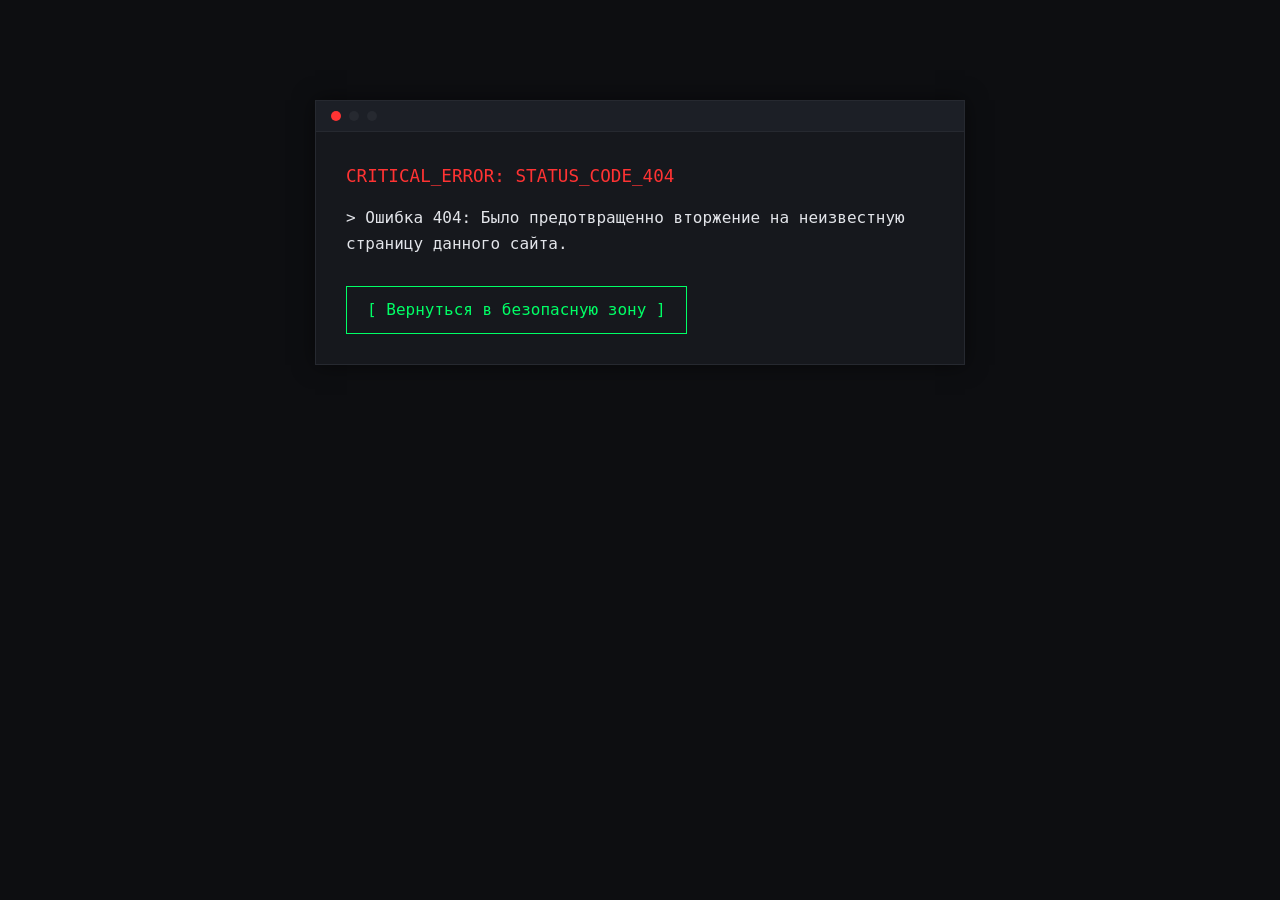
<file: account.html>
<!DOCTYPE html>
<html lang="ru">
<head>
    <meta charset="UTF-8">
    <meta name="viewport" content="width=device-width, initial-scale=1.0">
    <title>Личный кабинет клиента</title>
    <link rel="stylesheet" href="style.css">
</head>
<body>

    <header class="header">
        <div class="header__container">
            <div class="header__logo">root@hacker_profile:~#</div>
            <button class="header__menu-btn" aria-label="Открыть меню">[=]</button>
            <nav class="nav">
                <ul class="nav__list">
                    <li><a href="index.html" class="nav__link">Главная</a></li>
                    <li><a href="services.html" class="nav__link">Услуги</a></li>
                    <li><a href="registration.html" class="nav__link">Регистрация</a></li>
                    <li><a href="account.html" class="nav__link nav__link_active">Кабинет</a></li>
                </ul>
            </nav>
        </div>
    </header>

    <main class="main-content">
        <section class="account-section">
            <h1 class="account-section__welcome">Привет, %Username%!</h1>

            <div class="account-grid">
                <aside class="profile-card">
                    <div class="profile-card__avatar-container">
                        <img src="img/avatar-placeholder.svg" alt="Заглушка аватара" class="profile-card__avatar">
                    </div>
                    <div class="profile-card__info">
                        <p><strong>Организация:</strong> ООО «СекьюрТех»</p>
                        <p><strong>E-mail:</strong> client@securetech.ru</p>
                        <p><strong>Уровень доступа:</strong> Заказчик</p>
                    </div>
                    <button class="profile-card__logout-btn">Выйти</button>
                </aside>

                <section class="audits-panel">
                    <h2 class="audits-panel__title">История и статус текущих аудитов</h2>
                    <table class="audits-table">
                        <thead>
                            <tr>
                                <th>Цель аудита</th>
                                <th>Тип проверки</th>
                                <th>Статус</th>
                            </tr>
                        </thead>
                        <tbody>
                            <tr>
                                <td>Сайт-1 (основной лендинг)</td>
                                <td>Аудит веб-приложений</td>
                                <td><span class="status-badge status-badge_success">[ Уязвимости устранены ]</span></td>
                            </tr>
                            <tr>
                                <td>Сайт-2 (CRM-система)</td>
                                <td>Пентест инфраструктуры</td>
                                <td><span class="status-badge status-badge_process">[ В процессе сканирования ]</span></td>
                            </tr>
                            <tr>
                                <td>Корпоративный домен почты</td>
                                <td>Социальная инженерия</td>
                                <td><span class="status-badge status-badge_success">[ Отчет сформирован ]</span></td>
                            </tr>
                        </tbody>
                    </table>
                </section>
            </div>
        </section>
    </main>

    <footer class="footer">
        <div class="footer__container">
            <div class="footer__copy">&copy; 2026 PORTFOLIO. ВСЕ ПРАВА ЗАЩИЩЕНЫ.</div>
            <div class="footer__socials">
                <a href="#" class="footer__link">GitHub</a>
                <a href="#" class="footer__link">Discord</a>
            </div>
        </div>
    </footer>

    <script src="script.js"></script>
</body>
</html>
</file>
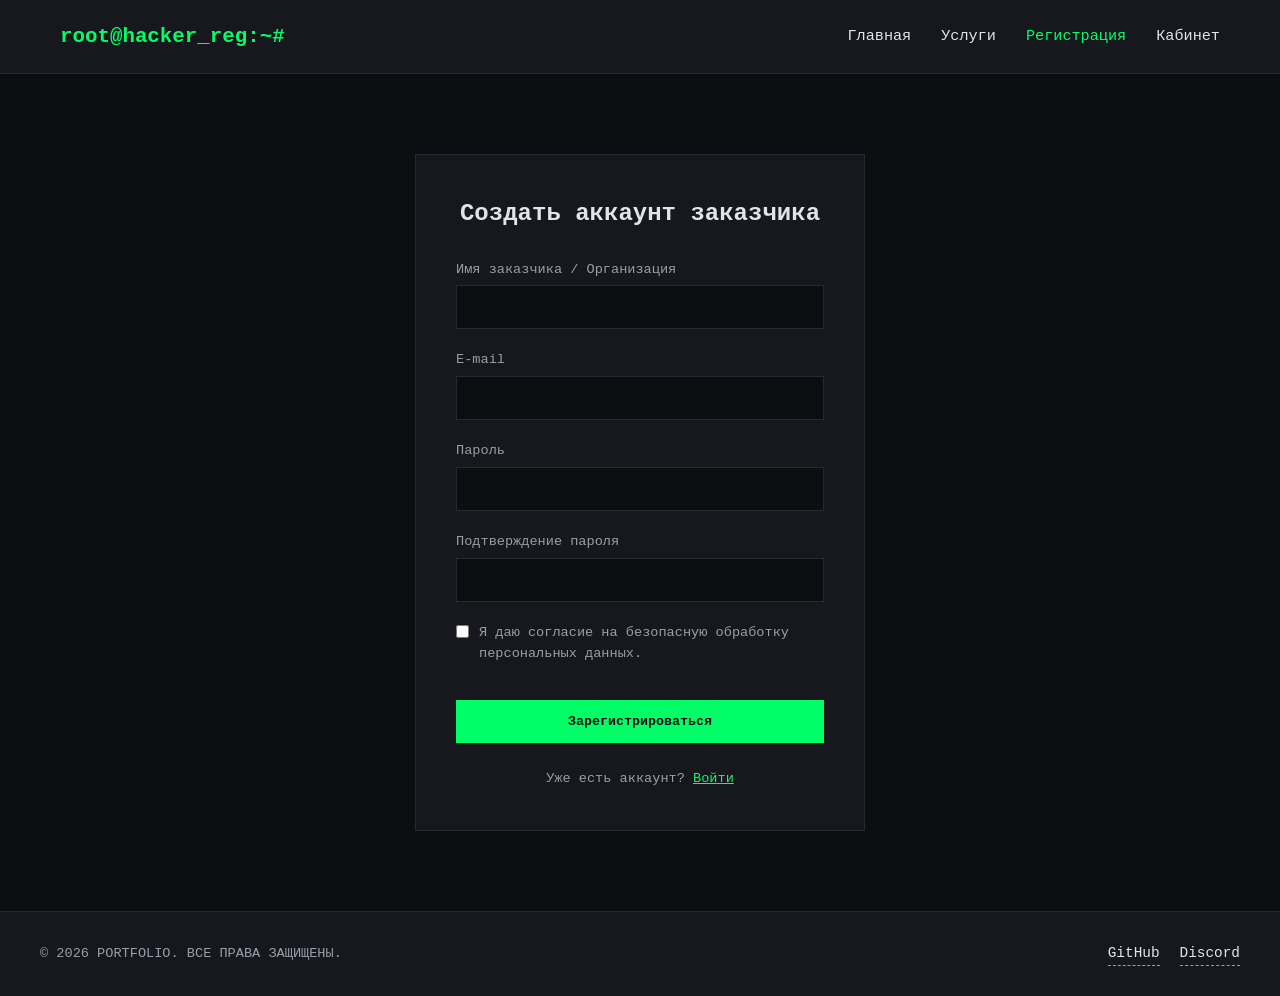
<file: registration.html>
<!DOCTYPE html>
<html lang="ru">
<head>
    <meta charset="UTF-8">
    <meta name="viewport" content="width=device-width, initial-scale=1.0">
    <title>Доступ к отчетам — Регистрация</title>
    <link rel="stylesheet" href="style.css">
</head>
<body>

    <header class="header">
        <div class="header__container">
            <div class="header__logo">root@hacker_reg:~#</div>
            <button class="header__menu-btn" aria-label="Открыть меню">[=]</button>
            <nav class="nav">
                <ul class="nav__list">
                    <li><a href="index.html" class="nav__link">Главная</a></li>
                    <li><a href="services.html" class="nav__link">Услуги</a></li>
                    <li><a href="registration.html" class="nav__link nav__link_active">Регистрация</a></li>
                    <li><a href="account.html" class="nav__link">Кабинет</a></li>
                </ul>
            </nav>
        </div>
    </header>

    <main class="main-content">
        <section class="auth-section">
            <h1 class="auth-section__title" id="auth-title">Создать аккаунт заказчика</h1>
            
            <form class="form" id="registration-form" action="#" method="POST" novalidate>
                <div class="form__group" id="group-username">
                    <label for="username" class="form__label">Имя заказчика / Организация</label>
                    <input type="text" id="username" class="form__input" required>
                </div>

                <div class="form__group">
                    <label for="email" class="form__label">E-mail</label>
                    <input type="email" id="email" class="form__input" required>
                    <div class="form__error-message" id="email-error"></div>
                </div>

                <div class="form__group">
                    <label for="password" class="form__label">Пароль</label>
                    <input type="password" id="password" class="form__input" required>
                    <div class="form__error-message" id="password-error"></div>
                </div>

                <div class="form__group js-reg-only">
                    <label for="confirm-password" class="form__label">Подтверждение пароля</label>
                    <input type="password" id="confirm-password" class="form__input" required>
                    <div class="form__error-message" id="confirm-password-error"></div>
                </div>

                <div class="form__group js-reg-only">
                    <label class="form__checkbox-label">
                        <input type="checkbox" id="agreement" class="form__checkbox" required>
                        <span>Я даю согласие на безопасную обработку персональных данных.</span>
                    </label>
                    <div class="form__error-message" id="agreement-error"></div>
                </div>

                <button type="submit" class="form__submit-btn" id="submit-btn">Зарегистрироваться</button>
            </form>

            <div class="auth-section__footer" id="auth-footer-text">
                Уже есть аккаунт? <a href="#" class="auth-section__link" id="auth-toggle-link">Войти</a>
            </div>
        </section>
    </main>

    <footer class="footer">
        <div class="footer__container">
            <div class="footer__copy">&copy; 2026 PORTFOLIO. ВСЕ ПРАВА ЗАЩИЩЕНЫ.</div>
            <div class="footer__socials">
                <a href="#" class="footer__link">GitHub</a>
                <a href="#" class="footer__link">Discord</a>
            </div>
        </div>
    </footer>

    <script src="script.js"></script>
</body>
</html>
</file>
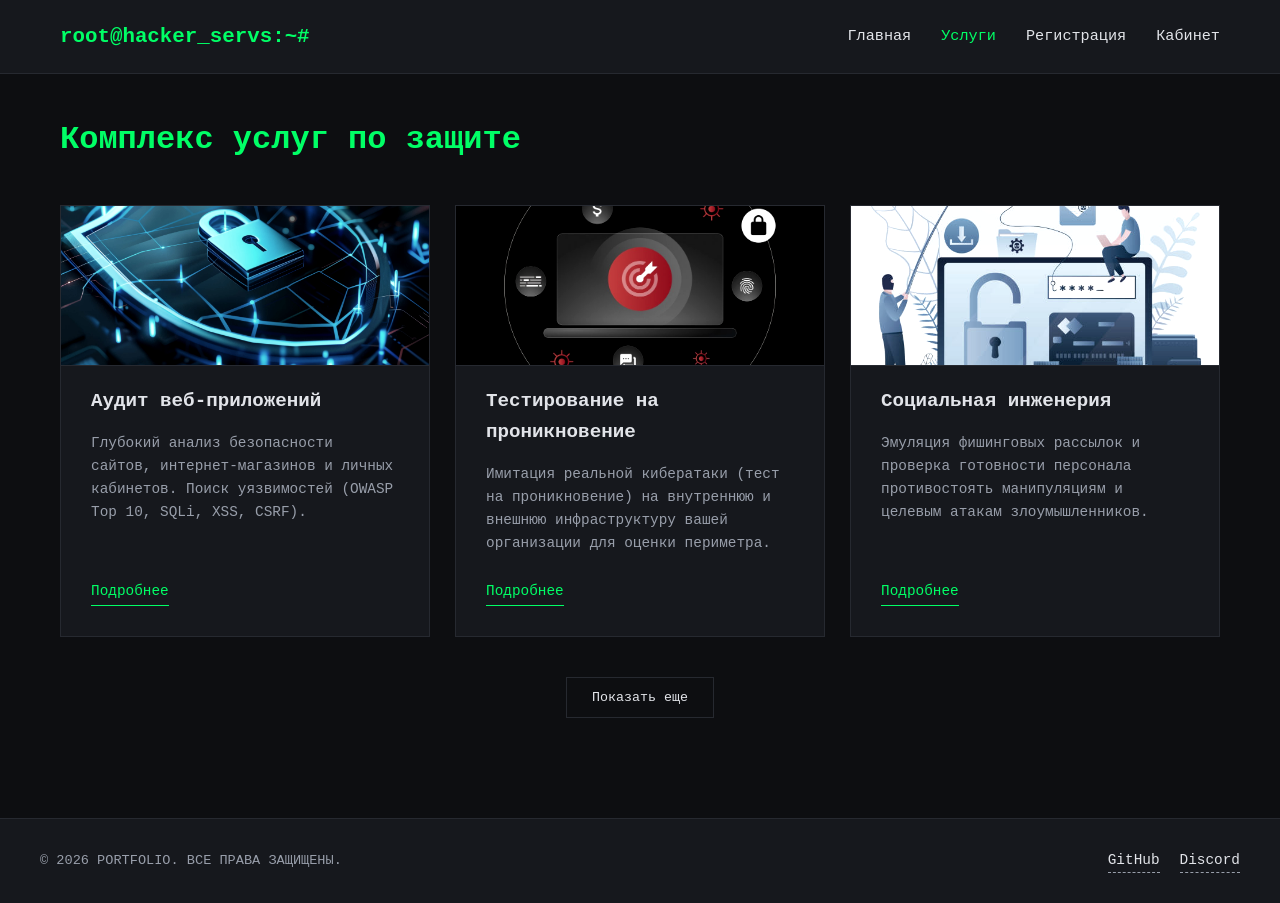
<file: services.html>
<!DOCTYPE html>
<html lang="ru">
<head>
    <meta charset="UTF-8">
    <meta name="viewport" content="width=device-width, initial-scale=1.0">
    <title>Услуги кибербезопасности</title>
    <link rel="stylesheet" href="style.css">
</head>
<body>

    <header class="header">
        <div class="header__container">
            <div class="header__logo">root@hacker_servs:~#</div>
            <button class="header__menu-btn" aria-label="Открыть меню">[=]</button>
            <nav class="nav">
                <ul class="nav__list">
                    <li><a href="index.html" class="nav__link">Главная</a></li>
                    <li><a href="services.html" class="nav__link nav__link_active">Услуги</a></li>
                    <li><a href="registration.html" class="nav__link">Регистрация</a></li>
                    <li><a href="account.html" class="nav__link">Кабинет</a></li>
                </ul>
            </nav>
        </div>
    </header>

    <main class="main-content">
        <section class="services-section">
            <h1 class="services-section__title">Комплекс услуг по защите</h1>
            
            <div class="services-list">
                <article class="service-card">
                    <div class="service-card__icon-wrapper">
                        <img src="img/icon-web.jpg" alt="Web-безопасность" class="service-card__icon">
                    </div>
                    <h3 class="service-card__title">Аудит веб-приложений</h3>
                    <p class="service-card__description">Глубокий анализ безопасности сайтов, интернет-магазинов и личных кабинетов. Поиск уязвимостей (OWASP Top 10, SQLi, XSS, CSRF).</p>
                    <a href="#" class="service-card__link">Подробнее</a>
                </article>

                <article class="service-card">
                    <div class="service-card__icon-wrapper">
                        <img src="img/icon-infra.jpg" alt="Инфраструктура" class="service-card__icon">
                    </div>
                    <h3 class="service-card__title">Тестирование на проникновение</h3>
                    <p class="service-card__description">Имитация реальной кибератаки (тест на проникновение) на внутреннюю и внешнюю инфраструктуру вашей организации для оценки периметра.</p>
                    <a href="#" class="service-card__link">Подробнее</a>
                </article>

                <article class="service-card">
                    <div class="service-card__icon-wrapper">
                        <img src="img/icon-social.jpg" alt="Социальная инженерия" class="service-card__icon">
                    </div>
                    <h3 class="service-card__title">Социальная инженерия</h3>
                    <p class="service-card__description">Эмуляция фишинговых рассылок и проверка готовности персонала противостоять манипуляциям и целевым атакам злоумышленников.</p>
                    <a href="#" class="service-card__link">Подробнее</a>
                </article>

                <article class="service-card service-card_hidden">
                    <div class="service-card__icon-wrapper">
                        <img src="img/icon-code.jpg" alt="Аудит кода" class="service-card__icon">
                    </div>
                    <h3 class="service-card__title">Аудит исходного кода</h3>
                    <p class="service-card__description">Анализ исходного кода программного обеспечения методами SAST/DAST для выявления скрытых бэкдоров, уязвимостей и ошибок проектирования.</p>
                    <a href="#" class="service-card__link">Подробнее</a>
                </article>

                <article class="service-card service-card_hidden">
                    <div class="service-card__icon-wrapper">
                        <img src="img/icon-ddos.jpg" alt="Защита от DDoS" class="service-card__icon">
                    </div>
                    <h3 class="service-card__title">Защита от DDoS</h3>
                    <p class="service-card__description">Развертывание и конфигурирование эшелонированных систем фильтрации трафика для обеспечения доступности сервисов под экстремальными нагрузками.</p>
                    <a href="#" class="service-card__link">Подробнее</a>
                </article>

                <article class="service-card service-card_hidden">
                    <div class="service-card__icon-wrapper">
                        <img src="img/icon-incident.jpg" alt="Расследование" class="service-card__icon">
                    </div>
                    <h3 class="service-card__title">Расследование инцидентов</h3>
                    <p class="service-card__description">Компьютерная криминалистика (форензика) после факта взлома. Сбор цифровых улик, локализация утечки и составление плана восстановления.</p>
                    <a href="#" class="service-card__link">Подробнее</a>
                </article>
            </div>

            <div class="pagination">
                <button class="pagination__button">Показать еще</button>
            </div>
        </section>
    </main>

    <footer class="footer">
        <div class="footer__container">
            <div class="footer__copy">&copy; 2026 PORTFOLIO. ВСЕ ПРАВА ЗАЩИЩЕНЫ.</div>
            <div class="footer__socials">
                <a href="#" class="footer__link">GitHub</a>
                <a href="#" class="footer__link">Discord</a>
            </div>
        </div>
    </footer>

    <script src="script.js"></script>
</body>
</html>
</file>
<file: style.css>
:root {
    --bg-color: #0d0e11;
    --panel-color: #16181d;
    --border-color: #262930;
    --text-main: #e2e4e9;
    --text-muted: #989eaa;
    --accent-color: #00ff66;
    --accent-dim: #00993d;
    --error-color: #ff3333;
    --font-family: 'JetBrains Mono', 'Fira Code', monospace;
}

* {
    box-sizing: border-box;
    margin: 0;
    padding: 0;
}

body {
    background-color: var(--bg-color);
    color: var(--text-main);
    font-family: var(--font-family);
    line-height: 1.6;
    overflow-x: hidden;
}

a {
    color: inherit;
    text-decoration: none;
}

button, input, checkbox {
    font-family: inherit;
}

/* ШАПКА (HEADER) */
.header {
    background-color: var(--panel-color);
    border-bottom: 1px solid var(--border-color);
    position: sticky;
    top: 0;
    z-index: 100;
}

.header__container {
    max-width: 1200px;
    margin: 0 auto;
    padding: 20px;
    display: flex;
    justify-content: space-between;
    align-items: center;
}

.header__logo {
    font-size: 1.3rem;
    font-weight: 700;
    color: var(--accent-color);
}

.header__menu-btn {
    display: none;
    background: none;
    border: none;
    color: var(--text-main);
    font-size: 1.5rem;
    cursor: pointer;
}

.nav__list {
    display: flex;
    list-style: none;
    gap: 30px;
}

.nav__link {
    font-size: 0.95rem;
    transition: color 0.2s ease;
}

.nav__link:hover, .nav__link_active {
    color: var(--accent-color);
}

/* ПОДВАЛ (FOOTER) */
.footer {
    background-color: var(--panel-color);
    border-top: 1px solid var(--border-color);
    padding: 30px 20px;
    margin-top: 60px;
}

.footer__container {
    max-width: 1200px;
    margin: 0 auto;
    display: flex;
    justify-content: space-between;
    align-items: center;
    flex-wrap: wrap;
    gap: 20px;
}

.footer__copy {
    color: var(--text-muted);
    font-size: 0.85rem;
}

.footer__socials {
    display: flex;
    gap: 20px;
}

.footer__link {
    font-size: 0.9rem;
    border-bottom: 1px dashed var(--text-muted);
}

.footer__link:hover {
    color: var(--accent-color);
    border-color: var(--accent-color);
}

/* СТРАНИЦА: INDEX.HTML (ГЛАВНАЯ) */
.main-content {
    max-width: 1200px;
    margin: 0 auto;
    padding: 0 20px;
}

/* Промо-блок */
.promo {
    padding: 80px 0;
    position: relative;
}

.promo__container {
    display: flex;
    align-items: center;
    justify-content: space-between;
    gap: 40px;
}

.promo__content {
    flex: 1;
}

.promo__title {
    font-size: 2.2rem;
    line-height: 1.3;
    margin-bottom: 20px;
    min-height: 365px; /* Резервируем высоту на десктопах */
}

.promo__subtitle {
    color: var(--text-muted);
    font-size: 1.1rem;
    margin-bottom: 35px;
}

.promo__button {
    display: inline-block;
    background-color: transparent;
    color: var(--accent-color);
    border: 1px solid var(--accent-color);
    padding: 12px 30px;
    font-size: 0.95rem;
    font-weight: bold;
    cursor: pointer;
    transition: all 0.2s ease;
}

.promo__button_accent:hover {
    background-color: var(--accent-color);
    color: var(--bg-color);
}

.promo__image-wrapper {
    flex: 1;
    display: flex;
    justify-content: center;
    position: relative;
}

.promo__image {
    max-width: 100%;
    height: auto;
    max-height: 350px;
    filter: grayscale(100%) contrast(120%);
}

.promo__pattern {
    position: absolute;
    color: #1a231e;
    font-size: 12px;
    user-select: none;
    z-index: -1;
    right: 0;
    top: 10%;
}

/* Блок Обо мне */
.about {
    padding: 60px 0;
    border-top: 1px solid var(--border-color);
}

.about__container {
    display: flex;
    gap: 50px;
    align-items: center;
}

.about__info {
    flex: 2;
}

.about__info h2 {
    font-size: 1.8rem;
    margin-bottom: 20px;
    color: var(--accent-color);
}

.about__info p {
    margin-bottom: 15px;
}

.about__cert-img {
    flex: 1;
    max-width: 50%;
    height: auto;
    border: 1px solid var(--border-color);
    filter: grayscale(100%);
}

/* Блок Преимущества */
.advantages {
    padding: 60px 0;
    border-top: 1px solid var(--border-color);
}

.advantages__title {
    font-size: 1.8rem;
    margin-bottom: 40px;
    color: var(--accent-color);
}

.advantages__grid {
    display: grid;
    grid-template-columns: repeat(4, 1fr);
    gap: 20px;
}

.advantage-card {
    background-color: var(--panel-color);
    border: 1px solid var(--border-color);
    padding: 25px;
}

.advantage-card__title {
    font-size: 1.1rem;
    margin-bottom: 15px;
    color: var(--text-main);
}

.advantage-card__description {
    color: var(--text-muted);
    font-size: 0.9rem;
}

/* СТРАНИЦА: SERVICES.HTML */
.services-section {
    padding: 40px 0;
}

.services-section__title {
    font-size: 2rem;
    margin-bottom: 40px;
    color: var(--accent-color);
}

.services-list {
    display: grid;
    grid-template-columns: repeat(3, 1fr);
    gap: 25px;
    margin-bottom: 40px;
}

.service-card {
    background-color: var(--panel-color);
    border: 1px solid var(--border-color);
    padding: 30px;
    display: flex;
    flex-direction: column;
}

.service-card_hidden {
    display: none !important;
}

.service-card__icon-wrapper {
    margin: -30px -30px 20px -30px; /* Сдвигаем картинку в края карточки (нейтрализуем padding: 30px у .service-card) */
    height: 160px;                 /* Фиксированная высота для зоны картинки */
    overflow: hidden;              /* Скрываем всё, что выходит за рамки */
    border-bottom: 1px solid var(--border-color); /* Отделяем картинку от текста красивой хакерской линией */
}

.service-card__icon {
    width: 100%;
    height: 100%;
    object-fit: cover;             /* Картинка идеально заполняет блок без искажения пропорций */
    object-position: center;       /* Центрируем изображение */
    filter: grayscale(40%) contrast(110%); /* Сохраняем вашу стилистику */
    display: block;
}

.service-card__title {
    font-size: 1.2rem;
    margin-bottom: 15px;
}

.service-card__description {
    color: var(--text-muted);
    font-size: 0.9rem;
    margin-bottom: 25px;
    flex-grow: 1;
}

.service-card__link {
    display: inline-block;
    align-self: flex-start;
    border-bottom: 1px solid var(--accent-color);
    color: var(--accent-color);
    font-size: 0.9rem;
    padding-bottom: 2px;
}

.pagination {
    text-align: center;
}

.pagination__button {
    background: none;
    border: 1px solid var(--border-color);
    color: var(--text-main);
    padding: 12px 25px;
    cursor: pointer;
    transition: border-color 0.2s;
}

.pagination__button:hover {
    border-color: var(--accent-color);
}

/* СТРАНИЦА: REGISTRATION.HTML */
.auth-section {
    max-width: 450px;
    margin: 80px auto;
    background-color: var(--panel-color);
    border: 1px solid var(--border-color);
    padding: 40px;
}

.auth-section__title {
    font-size: 1.5rem;
    margin-bottom: 25px;
    text-align: center;
}

.form__group {
    margin-bottom: 20px;
}

.form__label {
    display: block;
    font-size: 0.85rem;
    color: var(--text-muted);
    margin-bottom: 5px;
}

.form__input {
    width: 100%;
    background-color: var(--bg-color);
    border: 1px solid var(--border-color);
    color: var(--text-main);
    padding: 12px;
    font-size: 0.95rem;
}

.form__input:focus {
    outline: none;
    border-color: var(--accent-color);
}

.form__checkbox-label {
    display: flex;
    align-items: flex-start;
    gap: 10px;
    font-size: 0.85rem;
    color: var(--text-muted);
    cursor: pointer;
}

.form__checkbox {
    margin-top: 3px;
}

.form__submit-btn {
    width: 100%;
    background-color: var(--accent-color);
    color: var(--bg-color);
    border: none;
    padding: 14px;
    font-weight: bold;
    cursor: pointer;
    margin-top: 15px;
    transition: background-color 0.2s;
}

.form__submit-btn:hover {
    background-color: var(--accent-dim);
}

.form__error-message {
    color: var(--error-color);
    font-size: 0.8rem;
    margin-top: 5px;
    display: none;
}

.auth-section__footer {
    text-align: center;
    margin-top: 25px;
    font-size: 0.85rem;
    color: var(--text-muted);
}

.auth-section__link {
    color: var(--accent-color);
    text-decoration: underline;
}

/* СТРАНИЦА: ACCOUNT.HTML */
.account-section {
    padding: 40px 0;
}

.account-section__welcome {
    font-size: 1.8rem;
    margin-bottom: 30px;
}

.account-grid {
    display: grid;
    grid-template-columns: 1fr 2fr;
    gap: 30px;
    align-items: start;
}

.profile-card {
    background-color: var(--panel-color);
    border: 1px solid var(--border-color);
    padding: 30px;
    text-align: center;
}

.profile-card__avatar-container {
    width: 100px;
    height: 100px;
    margin: 0 auto 20px;
    background-color: var(--bg-color);
    border: 1px solid var(--border-color);
    display: flex;
    align-items: center;
    justify-content: center;
}

.profile-card__avatar {
    width: 60%;
    height: auto;
}

.profile-card__info {
    text-align: left;
    margin-bottom: 25px;
    font-size: 0.9rem;
}

.profile-card__info p {
    margin-bottom: 8px;
}

.profile-card__logout-btn {
    background: none;
    border: 1px solid var(--error-color);
    color: var(--error-color);
    padding: 8px 20px;
    cursor: pointer;
    width: 100%;
}

.profile-card__logout-btn:hover {
    background-color: rgba(255, 51, 51, 0.1);
}

.audits-panel {
    background-color: var(--panel-color);
    border: 1px solid var(--border-color);
    padding: 30px;
}

.audits-panel__title {
    font-size: 1.3rem;
    margin-bottom: 20px;
}

.audits-table {
    width: 100%;
    border-collapse: collapse;
    font-size: 0.9rem;
}

.audits-table th, .audits-table td {
    padding: 12px;
    text-align: left;
    border-bottom: 1px solid var(--border-color);
}

.audits-table th {
    color: var(--text-muted);
    font-weight: normal;
}

.status-badge {
    display: inline-block;
    font-size: 0.8rem;
    padding: 2px 8px;
    border: 1px solid transparent;
}

.status-badge_success {
    color: var(--accent-color);
    border-color: var(--accent-color);
}

.status-badge_process {
    color: #ffaa00;
    border-color: #ffaa00;
}

/* СТРАНИЦА: 404.HTML */
.terminal-error {
    max-width: 650px;
    margin: 100px auto;
    background-color: var(--panel-color);
    border: 1px solid var(--border-color);
    font-family: var(--font-family);
    box-shadow: 0 0 20px rgba(0,0,0,0.5);
}

.terminal-error__header {
    background-color: #1c1f26;
    padding: 10px 15px;
    border-bottom: 1px solid var(--border-color);
    display: flex;
    gap: 8px;
}

.terminal-error__dot {
    width: 10px;
    height: 10px;
    border-radius: 50%;
    background-color: var(--border-color);
}

.terminal-error__dot_red { background-color: var(--error-color); }

.terminal-error__body {
    padding: 30px;
}

.terminal-error__code {
    color: var(--error-color);
    font-size: 1.1rem;
    margin-bottom: 15px;
}

.terminal-error__text {
    margin-bottom: 30px;
}

.terminal-error__link {
    display: inline-block;
    color: var(--accent-color);
    border: 1px solid var(--accent-color);
    padding: 10px 20px;
}

.terminal-error__link:hover {
    background-color: var(--accent-color);
    color: var(--bg-color);
}

/* АНИМАЦИИ ДЛЯ JAVASCRIPT */
.fade-in-element {
    opacity: 0;
    transform: translateY(20px);
    transition: opacity 0.6s ease-out, transform 0.6s ease-out;
}

.fade-in-element_visible {
    opacity: 1;
    transform: translateY(0);
}

/* ==========================================================================
   3. ТРЕБОВАНИЯ К АДАПТИВНОСТИ (Адаптивные брейкпоинты)
   ========================================================================== */

/* Планшетная версия (1024px) */
@media (max-width: 1024px) {
    .advantages__grid {
        grid-template-columns: repeat(2, 1fr);
    }
    .services-list {
        grid-template-columns: repeat(2, 1fr);
    }
}

/* Мобильная версия (768px и ниже) */
@media (max-width: 768px) {
    /* 1. Сетки: перевод карточек из горизонтального ряда в вертикальный список */
    .advantages__grid, .services-list, .account-grid {
        grid-template-columns: 1fr;
    }
    
    .promo__container, .about__container {
        flex-direction: column;
        text-align: center;
    }

    .promo__image-wrapper {
        order: -1; /* Картинка на мобильном встанет над текстом */
    }

    .service-card {
        align-items: center;
        text-align: center;
    }

    .service-card__link {
        align-self: center;
    }

    /* 2. Меню: Появление бургера и скрытие навигации */
    .header__menu-btn {
        display: block;
    }

    .nav {
        display: none;
        position: absolute;
        top: 100%;
        left: 0;
        width: 100%;
        background-color: var(--panel-color);
        border-bottom: 1px solid var(--border-color);
        padding: 20px;
    }

    .nav_open {
        display: block;
    }

    .nav__list {
        flex-direction: column;
        align-items: center;
        gap: 20px;
    }

    /* 3. Типографика: Уменьшение размеров заголовков и кнопок */
    .promo__title {
        font-size: 1.6rem;
        min-height: 250px; /* Резервируем высоту под увеличившийся объем текста на мобильных */
    }
    
    .promo__subtitle {
        font-size: 0.95rem;
    }

    .about__info h2, .advantages__title, .services-section__title, .account-section__welcome {
        font-size: 1.4rem;
    }

    .promo__button, .form__submit-btn {
        padding: 10px 20px;
        font-size: 0.85rem;
    }

    /* 4. Элементы: Скрытие декоративных точечных паттернов */
    .promo__pattern {
        display: none !important;
    }
    
    .about__cert-img {
        max-width: 250px;
    }
}
</file>
